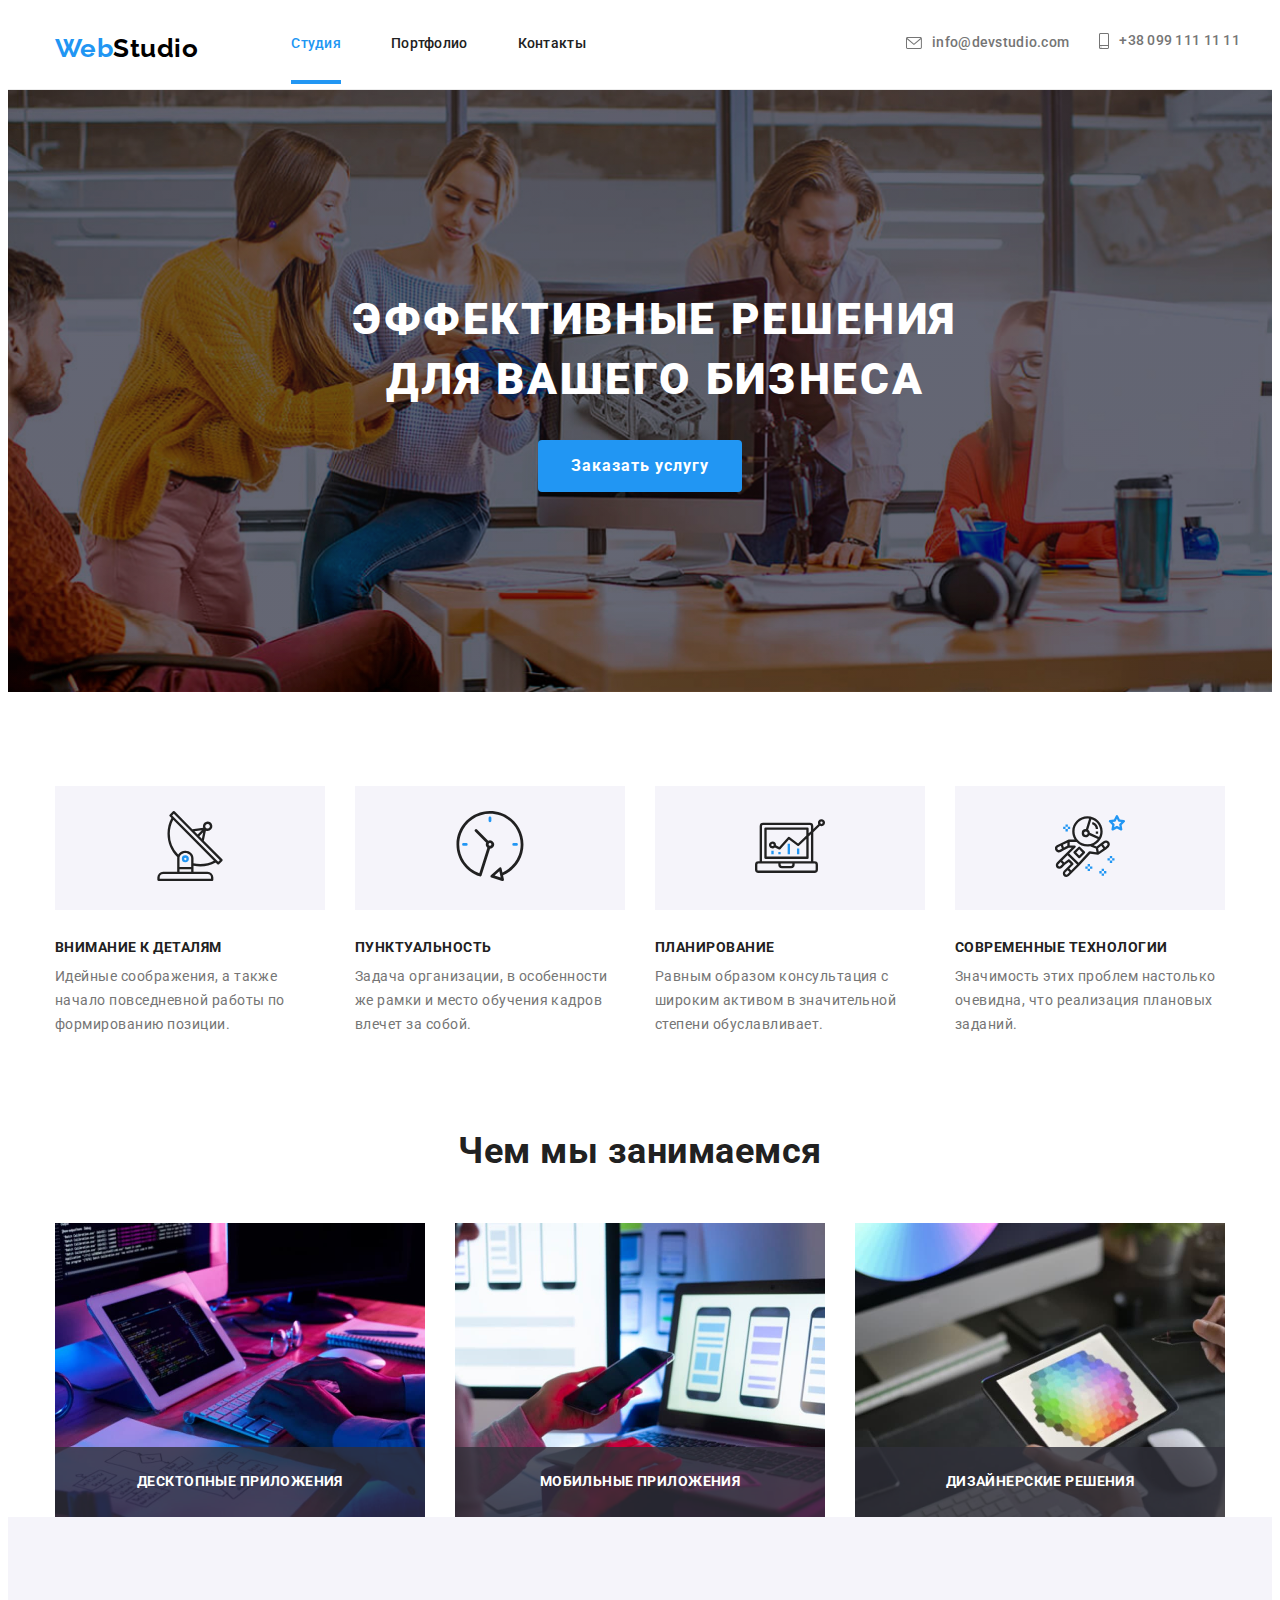
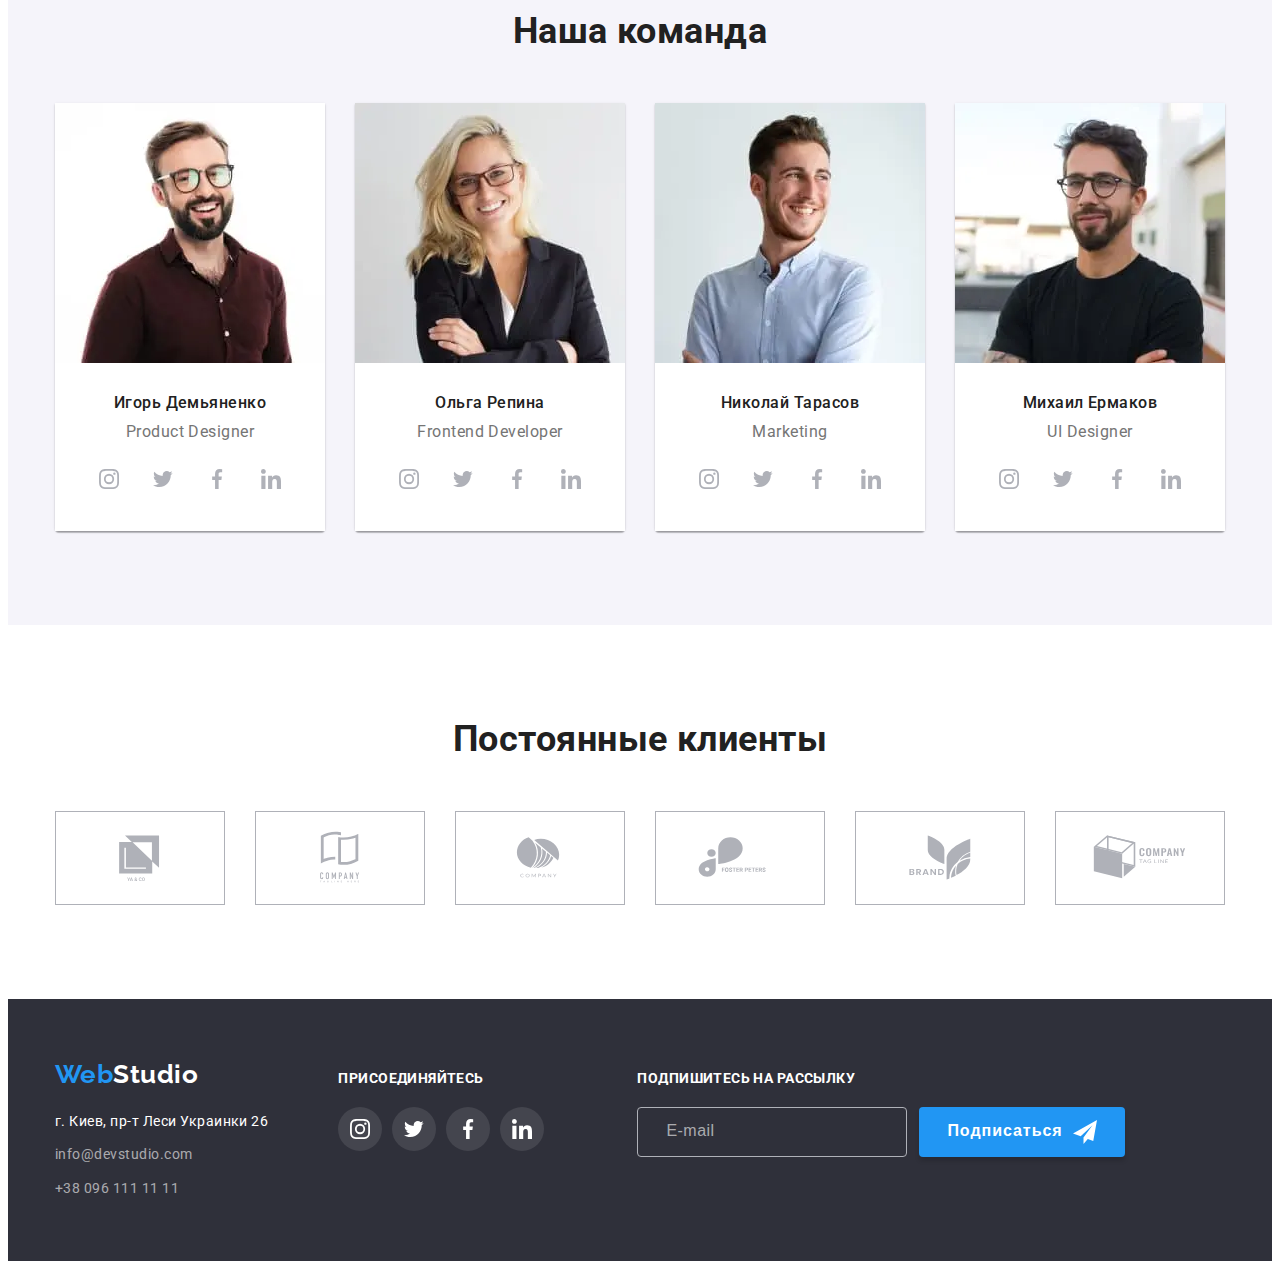
<file: index.html>
<!DOCTYPE html>
<html lang="ru">
<head>
    <meta charset="UTF-8">
    <meta http-equiv="X-UA-Compatible" content="IE=edge">
    <meta name="viewport" content="width=device-width, initial-scale=1.0">
    <title>Document</title>
    <link rel="preconnect" href="https://fonts.googleapis.com">
    <link rel="preconnect" href="https://fonts.gstatic.com" crossorigin>
    <link href="https://fonts.googleapis.com/css2?family=Raleway:wght@700&family=Roboto:wght@400;500;700;900&display=swap" rel="stylesheet">
    <link rel="stylesheet" href="https://cdnjs.cloudflare.com/ajax/libs/modern-normalize/1.1.0/modern-normalize.min.css" integrity="sha512-wpPYUAdjBVSE4KJnH1VR1HeZfpl1ub8YT/NKx4PuQ5NmX2tKuGu6U/JRp5y+Y8XG2tV+wKQpNHVUX03MfMFn9Q==" crossorigin="anonymous" referrerpolicy="no-referrer" />
    <link rel="stylesheet" href="./css/main.min.css">
</head>
<body class="modal-open">
    <header class="header">
        <!-- Меню -->
        <div class="container header__container">
            <nav class="site-nav">  
                <a class="header__logo-text" href="#"><span class="web-word">Web</span>Studio</a>
                <button type="button" class="menu-button" data-menu-button aria-expanded="false" aria-controls="menu-container"><svg width="40" height="40" aria-label="Переключатель мобильного меню">
                <use class="icon-menu" href="./images/icons.svg#icon-menu"></use>
                <use class="icon-close" href="./images/icons.svg#icon-close"></use>
                </svg></button>
                <div class="menu-container" id="menu-container" data-menu>
                    <div class="menu-container__navigation"><ul class="header__links-list">
                        <li class="header__links-list-item"><a class="header__link studio header__link--current"
                                href="./index.html">Студия</a></li>
                        <li class="header__links-list-item"><a class="header__link" href="./portfolio.html">Портфолио</a></li>
                        <li class="header__links-list-item"><a class="header__link contacts" href="#">Контакты</a></li>
                    </ul></div>
                    <div class="menu-container__contacts">
                        <ul class="header__links-list">
                            <li class="header__links-list-item-contacts">
                                <a class="header__contacts email" href="mailto:info@devstudio.com">
                                    <svg class="envelope-icon">
                                        <use href="./images/icons.svg#icon-envelope"></use>
                                    </svg>info@devstudio.com</a>
                            </li>
                            <li class="header__links-list-item-contacts">
                                <a class="header__contacts phone" href="tel:+380991111111">
                                    <svg class="smartphone-icon">
                                        <use href="./images/icons.svg#icon-smartphone"></use>
                                    </svg>+38 099 111 11 11</a>
                            </li>
                        </ul>
                        <ul class="menu-container__social-links">
                            <li class="menu-container__social-link"><a href="#">Instagram</a></li>
                            <li class="menu-container__social-link"><a href="#">Twitter</a></li>
                            <li class="menu-container__social-link"><a href="#">Facebook</a></li>
                            <li class="menu-container__social-link"><a href="#">LinkedIn</a></li>
                        </ul>
                    </div>
                </div>
            </nav>
        </div>
    </header>
    <main>
        <!-- ЭФФЕКТИВНЫЕ РЕШЕНИЯ ДЛЯ ВАШЕГО БИЗНЕСА -->
        <section class="section hero centered">
            <div class="container container__content">
            <h1 class="hero__title container">Эффективные решения <br> для вашего бизнеса</h1>
            <div class="button__container"><button data-modal-open type="button" class="hero__button">Заказать услугу</button></div>
            </div>
            <div class="backdrop is-hidden" data-modal>
                <div class="modal">
                    <button data-modal-close type="button" class="modal__close-button"><svg class="modal__icon">
                            <use href="./images/icons.svg#icon-vector"></use>
                        </svg></button>
                    <form class="modal__window-form js-speaker-form">
                        <p class="modal__window-title">Оставьте свои данные, мы вам перезвоним</p>
                        <div class="modal__box">
                            <label class="modal__window-subtitle" for="user_name">Имя</label>
                            <input class="modal__input" id="user_name" type="text" name="name" placeholder=" ">
                            <svg class="modal__input-icon" width="18" height="18">
                                <use href="./images/icons.svg#icon-person-black"></use>
                            </svg>
                        </div>
                        <div class="modal__box">
                            <label class="modal__window-subtitle" for="user_phone">Телефон</label>
                            <input class="modal__input" id="user_phone" type="tel" name="phone" placeholder=" ">
                            <svg class="modal__input-icon" width="18" height="18">
                                <use href="./images/icons.svg#icon-phone-black"></use>
                            </svg>
                        </div>
                        <div class="modal__box">
                            <label class="modal__window-subtitle" for="user_modal_email">Почта</label>
                            <input class="modal__input" id="user_modal_email" type="email" name="email" placeholder=" ">
                            <svg class="modal__input-icon" width="18" height="18">
                                <use href="./images/icons.svg#icon-email-black"></use>
                            </svg>
                        </div>
                        <div class="modal__box comment">
                            <label class="modal__window-subtitle">Комментарий</label>
                            <textarea class="modal__textarea" placeholder="Введите текст"></textarea>
                        </div>
                        <div class="modal__consent-box">
                            <label class="modal__window-consent">
                                <input class="checkbox" type="checkbox" name="checkbox" />
                                <span class="icon-check-box"></span>Соглашаюсь с рассылкой и принимаю<a class="modal__agreement-link"
                                    href="#"> Условия договора</a>
                            </label>
                        </div>
                        <button class="modal__window-submit-button" type="submit">Отправить</button>
                    </form>
                </div>
            </div>        </section>
        <!-- КАЧЕСТВА -->
        <section class="section section-properties">
            <div class="container">
            <h2 class="visually-hidden">Качества</h2>
            <ul class="properties">
                <li class="properties__item"><div class="properties__icon-box"><svg class="properties__icon"><use href="./images/icons.svg#icon-antenna"></use></svg></div>
                    <h3 class="properties__title">Внимание к деталям</h3>
                    <p class="properties__text">Идейные соображения, а также начало повседневной работы по формированию позиции.</p>
                </li>
                <li class="properties__item"><div class="properties__icon-box"><svg class="properties__icon"><use href="./images/icons.svg#icon-clock"></use></svg></div>
                    <h3 class="properties__title">Пунктуальность</h3>
                    <p class="properties__text">Задача организации, в особенности же рамки и место обучения кадров влечет за собой.</p>
                </li>
                <li class="properties__item"><div class="properties__icon-box"><svg class="properties__icon"><use href="./images/icons.svg#icon-diagram"></use></svg></div>
                    <h3 class="properties__title">Планирование</h3>
                    <p class="properties__text">Равным образом консультация с широким активом в значительной степени обуславливает.</p>
                </li>
                <li class="properties__item"><div class="properties__icon-box"><svg class="properties__icon"><use href="./images/icons.svg#icon-astronaut"></use></svg></div>
                    <h3 class="properties__title">Современные технологии</h3>
                    <p class="properties__text">Значимость этих проблем настолько очевидна, что реализация плановых заданий.</p>
                </li>
            </ul>
            </div>
        </section>
        <!-- Чем мы занимаемся -->
        <section>
            <div class="container reviews">
                <h2 class="section__title">Чем мы занимаемся</h2>
                <ul class="activities-images">
                    <li class="activities-images__item"><img srcset="./images/box1-370.jpg 370w, ./images/box1-740.jpg 740w" src="./images/box1-370.jpg" alt="клавиатура" sizes="(min-width: 1140px) 33vw"><div class="activities-text"><p>Десктопные приложения</p></div></li>
                    <li class="activities-images__item"><img srcset="./images/box2-370.jpg 370w, ./images/box2-740.jpg 740w" src="./images/box2-370.jpg" alt="ноутбук" sizes="(min-width: 1140px) 33vw"><div class="activities-text"><p>Мобильные приложения</p></div></li>
                    <li class="activities-images__item"><img srcset="./images/box3-370.jpg 370w, ./images/box3-740.jpg 740w" src="./images/box3-370.jpg" alt="тачпад" sizes="(min-width: 1140px) 33vw"><div class="activities-text"><p>Дизайнерские решения</p></div></li>
                </ul>
            </div>
        </section>
        <!-- Наша команда -->
        <section class="section our-team centered">
            <div class="container">
                <h2 class="section__title">Наша команда</h2>
                <ul class="our-team__item">
                    <li class="our-team__image">
                        <picture>
                            <source media="(min-width: 1200px)" srcset="./images/team_card_1-desktop.webp 1x, ./images/team_card_1-desktop@2x.webp 2x" type="image/webp">
                            <source media="(min-width: 768px)" srcset="./images/team_card_1-tablet.webp 1x, ./images/team_card_1-tablet@2x.webp 2x" type="image/webp">
                            <source media="(max-width: 767px)" srcset="./images/team_card_1-mobile.webp 1x, ./images/team_card_1-mobile@2x.webp 2x" type="image/webp">
                            <img src="./images/team_card_1-desktop.webp" alt="Игорь Демьяненко">
                        </picture>
                        <div class="our-team__image-description centered"><h3 class="our-team__title">Игорь Демьяненко</h3>
                        <p class="our-team__text">Product Designer</p>
                        <ul class="social-media-icons">
                            <li class="social-media-icons__item"><a class="social-media-icons__link" href="#"><svg class="social-icon"><use href="./images/icons.svg#icon-instagram"></use></svg></a></li>
                            <li class="social-media-icons__item"><a class="social-media-icons__link" href="#"><svg class="social-icon"><use href="./images/icons.svg#icon-twitter"></use></svg></a></li>
                            <li class="social-media-icons__item"><a class="social-media-icons__link" href="#"><svg class="social-icon"><use href="./images/icons.svg#icon-facebook"></use></svg></a></li>
                            <li class="social-media-icons__item"><a class="social-media-icons__link" href="#"><svg class="social-icon"><use href="./images/icons.svg#icon-linkedin"></use></svg></a></li>
                        </ul></div>
                    </li>
                    <li class="our-team__image">
                        <picture>
                            <source media="(min-width: 1200px)" srcset="./images/team_card_2-desktop.webp 1x, ./images/team_card_2-desktop@2x.webp 2x" type="image/webp">
                            <source media="(min-width: 768px)" srcset="./images/team_card_2-tablet.webp 1x, ./images/team_card_2-tablet@2x.webp 2x" type="image/webp">
                            <source media="(max-width: 767px)" srcset="./images/team_card_2-mobile.webp 1x, ./images/team_card_2-mobile@2x.webp 2x" type="image/webp">
                            <img src="./images/team_card_2-desktop.webp" alt="Игорь Демьяненко">
                        </picture>
                        <div class="our-team__image-description centered"><h3 class="our-team__title">Ольга Репина</h3>
                        <p class="our-team__text">Frontend Developer</p>
                        <ul class="social-media-icons">
                            <li class="social-media-icons__item"><a class="social-media-icons__link" href="#"><svg class="social-icon"><use href="./images/icons.svg#icon-instagram"></use></svg></a></li>
                            <li class="social-media-icons__item"><a class="social-media-icons__link" href="#"><svg class="social-icon"><use href="./images/icons.svg#icon-twitter"></use></svg></a></li>
                            <li class="social-media-icons__item"><a class="social-media-icons__link" href="#"><svg class="social-icon"><use href="./images/icons.svg#icon-facebook"></use></svg></a></li>
                            <li class="social-media-icons__item"><a class="social-media-icons__link" href="#"><svg class="social-icon"><use href="./images/icons.svg#icon-linkedin"></use></svg></a></li>
                        </ul></div>
                    </li>
                    <li class="our-team__image">
                        <picture>
                            <source media="(min-width: 1200px)" srcset="./images/team_card_3-desktop.webp 1x, ./images/team_card_3-desktop@2x.webp 2x" type="image/webp">
                            <source media="(min-width: 768px)" srcset="./images/team_card_3-tablet.webp 1x, ./images/team_card_3-tablet@2x.webp 2x" type="image/webp">
                            <source media="(max-width: 767px)" srcset="./images/team_card_3-mobile.webp 1x, ./images/team_card_3-mobile@2x.webp 2x" type="image/webp">
                            <img src="./images/team_card_3-desktop.webp" alt="Игорь Демьяненко">
                        </picture>
                        <div class="our-team__image-description centered"><h3 class="our-team__title">Николай Тарасов</h3>
                        <p class="our-team__text">Marketing</p>
                        <ul class="social-media-icons">
                            <li class="social-media-icons__item"><a class="social-media-icons__link" href="#"><svg class="social-icon"><use href="./images/icons.svg#icon-instagram"></use></svg></a></li>
                            <li class="social-media-icons__item"><a class="social-media-icons__link" href="#"><svg class="social-icon"><use href="./images/icons.svg#icon-twitter"></use></svg></a></li>
                            <li class="social-media-icons__item"><a class="social-media-icons__link" href="#"><svg class="social-icon"><use href="./images/icons.svg#icon-facebook"></use></svg></a></li>
                            <li class="social-media-icons__item"><a class="social-media-icons__link" href="#"><svg class="social-icon"><use href="./images/icons.svg#icon-linkedin"></use></svg></a></li>
                        </ul></div>
                    </li>
                    <li class="our-team__image">
                        <picture>
                            <source media="(min-width: 1200px)" srcset="./images/team_card_4-desktop.webp 1x, ./images/team_card_4-desktop@2x.webp 2x" type="image/webp">
                            <source media="(min-width: 768px)" srcset="./images/team_card_4-tablet.webp 1x, ./images/team_card_4-tablet@2x.webp 2x" type="image/webp">
                            <source media="(max-width: 767px)" srcset="./images/team_card_4-mobile.webp 1x, ./images/team_card_4-mobile@2x.webp 2x" type="image/webp">
                            <img src="./images/team_card_4-desktop.webp" alt="Игорь Демьяненко">
                        </picture>
                        <div class="our-team__image-description centered"><h3 class="our-team__title">Михаил Ермаков</h3>
                        <p class="our-team__text">UI Designer</p>
                        <ul class="social-media-icons">
                            <li class="social-media-icons__item"><a class="social-media-icons__link" href="#"><svg class="social-icon"><use href="./images/icons.svg#icon-instagram"></use></svg></a></li>
                            <li class="social-media-icons__item"><a class="social-media-icons__link" href="#"><svg class="social-icon"><use href="./images/icons.svg#icon-twitter"></use></svg></a></li>
                            <li class="social-media-icons__item"><a class="social-media-icons__link" href="#"><svg class="social-icon"><use href="./images/icons.svg#icon-facebook"></use></svg></a></li>
                            <li class="social-media-icons__item"><a class="social-media-icons__link" href="#"><svg class="social-icon"><use href="./images/icons.svg#icon-linkedin"></use></svg></a></li>
                        </ul></div>
                    </li>
                </ul>
            </div>
        </section>
        <section class="section">
            <div class="container">
                <h2 class="section__title">Постоянные клиенты</h2>
                <ul class="clients-item">
                    <li class="clients-item__client-box"><a class="clients-item__client-link" href=""><svg class="clients-item__client-logo" width="106" height="60"><use href="./images/icons.svg#icon-yaco"></use></svg></a></li>
                    <li class="clients-item__client-box"><a class="clients-item__client-link" href=""><svg class="clients-item__client-logo" width="106" height="60"><use href="./images/icons.svg#icon-company1"></use></svg></a></li>
                    <li class="clients-item__client-box"><a class="clients-item__client-link" href=""><svg class="clients-item__client-logo" width="106" height="60"><use href="./images/icons.svg#icon-company2"></use></svg></a></li>
                    <li class="clients-item__client-box"><a class="clients-item__client-link" href=""><svg class="clients-item__client-logo" width="106" height="60"><use href="./images/icons.svg#icon-foster_peters"></use></svg></a></li>
                    <li class="clients-item__client-box"><a class="clients-item__client-link" href=""><svg class="clients-item__client-logo" width="106" height="60"><use href="./images/icons.svg#icon-brand"></use></svg></a></li>
                    <li class="clients-item__client-box"><a class="clients-item__client-link" href=""><svg class="clients-item__client-logo" width="106" height="60"><use href="./images/icons.svg#icon-company3"></use></svg></a></li>
                </ul>
            </div>
        </section>
    </main>
    <footer class="centered">
        <div class="container footer__container">
            <!-- Контакты -->
            <div class="footer__main-info"><a class="footer__logo-text" href="#"><span class="web-word">Web</span>Studio</a>
                <address>
                    <ul>
                        <li class="footer__info-item"><a class="footer__address" href="https://goo.gl/maps/PEtUD6FRup9HMeJw8" target="_blank" rel="noreferrer noopener">г. Киев, пр-т Леси Украинки 26</a></li>
                        <li class="footer__info-item"><a class="footer__contacts" href="mailto:info@devstudio.com">info@devstudio.com</a></li>
                        <li class="footer__info-item"><a class="footer__contacts" href="tel:+380961111111">+38 096 111 11 11</a></li>
                    </ul>
                </address>
            </div>    
            <div class="footer__social-media-box">
                <h2 class="footer__social-media-title">присоединяйтесь</h2>
                <ul class="footer__social-media-icons">
                    <li><a class="footer__social-media-icons-link" href="#"><svg class="footer__social-icon"><use href="./images/icons.svg#icon-instagram"></use></svg></a></li>
                    <li><a class="footer__social-media-icons-link" href="#"><svg class="footer__social-icon"><use href="./images/icons.svg#icon-twitter"></use></svg></a></li>
                    <li><a class="footer__social-media-icons-link" href="#"><svg class="footer__social-icon"><use href="./images/icons.svg#icon-facebook"></use></svg></a></li>
                    <li><a class="footer__social-media-icons-link" href="#"><svg class="footer__social-icon"><use href="./images/icons.svg#icon-linkedin"></use></svg></a></li>
                </ul>
            </div>
            <div class="footer__form">
                <form>
                    <label for="user_email" class="footer__form-title">Подпишитесь на рассылку</label>
                    <div class="footer__form-box"><input type="email" name="email" id="user_email" placeholder="E-mail">
                        <button class="footer__submit-button" type="submit"><span class="footer__submit-button-text">Подписаться</span><svg class="footer__submit-button-icon" width="24" height="24"><use href="./images/icons.svg#icon-icon-send"></use></svg></button></div>
                </form>
            </div>
        </div>
    </footer>
    <script src="./js/mobile-menu.js"></script>
    <script src="./js/modal.js"></script>
</body>
</html>
</file>
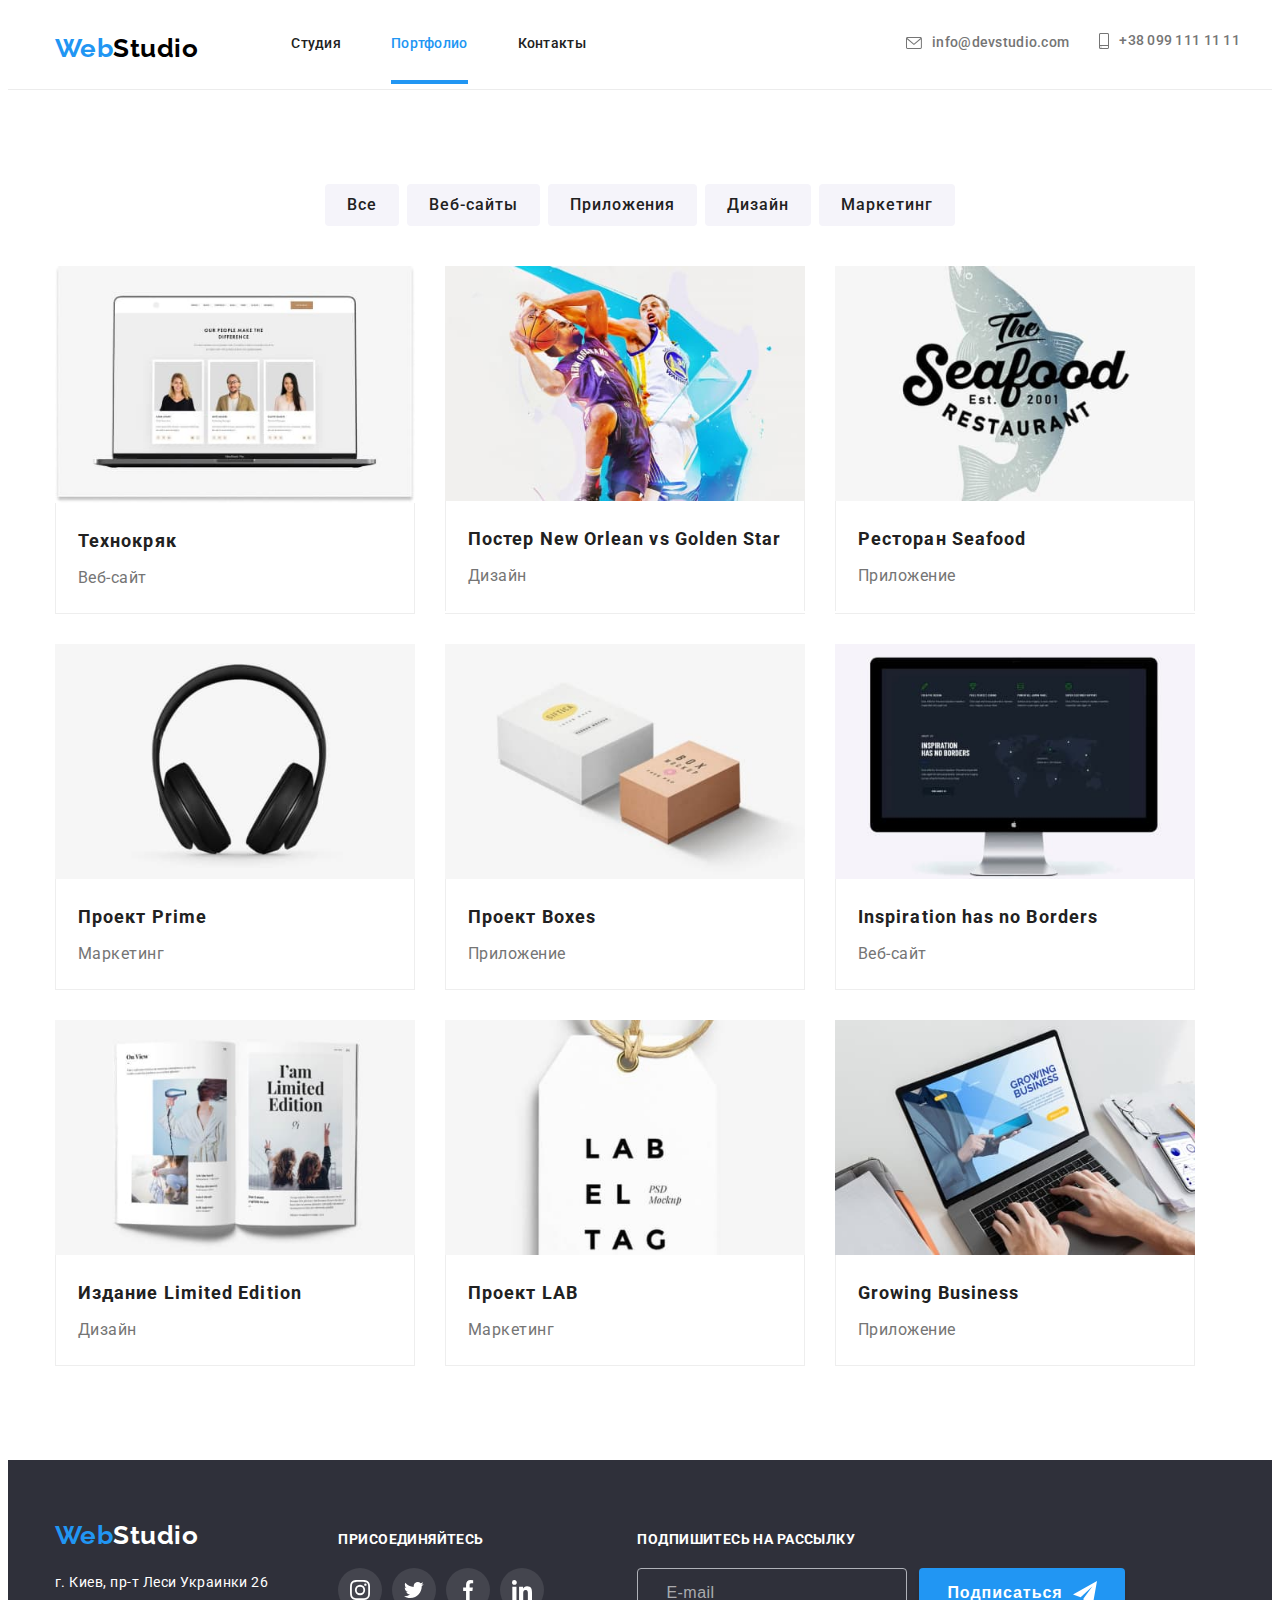
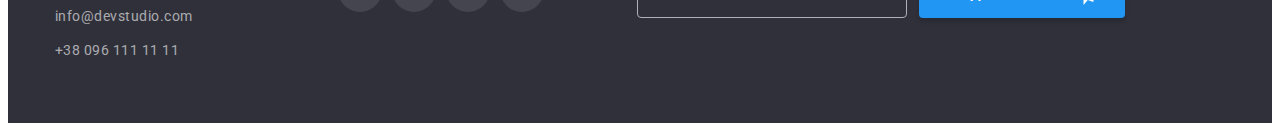
<file: portfolio.html>
<!DOCTYPE html>
<html lang="ru">
<head>
    <meta charset="UTF-8">
    <meta http-equiv="X-UA-Compatible" content="IE=edge">
    <meta name="viewport" content="width=device-width, initial-scale=1.0">
    <title>Document1</title>
    <link rel="preconnect" href="https://fonts.googleapis.com">
    <link rel="preconnect" href="https://fonts.gstatic.com" crossorigin>
    <link href="https://fonts.googleapis.com/css2?family=Raleway:wght@700&family=Roboto:wght@400;500;700;900&display=swap" rel="stylesheet">
    <link rel="stylesheet" href="https://cdnjs.cloudflare.com/ajax/libs/modern-normalize/1.1.0/modern-normalize.min.css" integrity="sha512-wpPYUAdjBVSE4KJnH1VR1HeZfpl1ub8YT/NKx4PuQ5NmX2tKuGu6U/JRp5y+Y8XG2tV+wKQpNHVUX03MfMFn9Q==" crossorigin="anonymous" referrerpolicy="no-referrer" />
    <link rel="stylesheet" href="./css/main.min.css">
</head>
<body class="modal-open">
<header class="header">
    <!-- Меню -->
    <div class="container header__container">
        <nav class="site-nav">
            <a class="header__logo-text" href="#"><span class="web-word">Web</span>Studio</a>
            <button type="button" class="menu-button is-open" data-menu-button aria-expanded="false"
                aria-controls="menu-container"><svg width="40" height="40" aria-label="Переключатель мобильного меню">
                    <use class="icon-close" href="./images/icons.svg#icon-close"></use>
                    <use class="icon-menu" href="./images/icons.svg#icon-menu"></use>
                </svg></button>
            <div class="menu-container is-open" id="menu-container" data-menu>
                <div class="menu-container__navigation">
                    <ul class="header__links-list">
                        <li class="header__links-list-item"><a class="header__link studio"
                                href="./index.html">Студия</a></li>
                        <li class="header__links-list-item"><a class="header__link header__link--current"
                                href="./portfolio.html">Портфолио</a></li>
                        <li class="header__links-list-item"><a class="header__link contacts" href="#">Контакты</a></li>
                    </ul>
                </div>
                <div class="menu-container__contacts">
                    <ul class="header__links-list">
                        <li class="header__links-list-item-contacts">
                            <a class="header__contacts email" href="mailto:info@devstudio.com">
                                <svg class="envelope-icon">
                                    <use href="./images/icons.svg#icon-envelope"></use>
                                </svg>info@devstudio.com</a>
                        </li>
                        <li class="header__links-list-item-contacts">
                            <a class="header__contacts phone" href="tel:+380991111111">
                                <svg class="smartphone-icon">
                                    <use href="./images/icons.svg#icon-smartphone"></use>
                                </svg>+38 099 111 11 11</a>
                        </li>
                    </ul>
                    <ul class="menu-container__social-links">
                        <li class="menu-container__social-link"><a href="#">Instagram</a></li>
                        <li class="menu-container__social-link"><a href="#">Twitter</a></li>
                        <li class="menu-container__social-link"><a href="#">Facebook</a></li>
                        <li class="menu-container__social-link"><a href="#">LinkedIn</a></li>
                    </ul>
                </div>
            </div>
        </nav>
    </div>
</header>
    <main>
        <!-- Portfolio -->
        <section class="section">
            <div class="container">
                <h1 class="visually-hidden">Портфолио</h1>
                <ul class="portfolio__button-list">
                    <li><button type="button" class="portfolio__button">Все</button></li>
                    <li><button type="button" class="portfolio__button">Веб-сайты</button></li>
                    <li><button type="button" class="portfolio__button">Приложения</button></li>
                    <li><button type="button" class="portfolio__button">Дизайн</button></li>
                    <li><button type="button" class="portfolio__button">Маркетинг</button></li>
                </ul>
                <ul class="portfolio">
                    <li class="portfolio__item"><a class="portfolio__item-link" href="#"><div class="portfolio__image"><img srcset="./images/img_hw2_1-458.jpg 458w, ./images/img_hw2_1-916.jpg 916w" src="./images/img_hw2_1-458.jpg" alt="Ноутбук" sizes="(min-width: 1140px) 33vw, (min-width: 768px) 50vw, 100vw">
                        <div class="portfolio__overlay"><p class="portfolio__overlay-text">Технокряк это современная площадка распространения коронавируса. Компании используют эту платформу для цифрового шпионажа и атак на защищённые сервера конкурентов.</p></div></div>
                        <div class="portfolio__description"><h3 class="portfolio__title">Технокряк</h3>
                        <p class="portfolio__text">Веб-сайт</p></div></a></li>
                    <li class="portfolio__item"><a class="portfolio__item-link" href="#"><div class="portfolio__image"><img srcset="./images/img_hw2_2-458.jpg 458w, ./images/img_hw2_2-916.jpg 916w" src="./images/img_hw2_2-458.jpg" alt="Баскетбол" sizes="(min-width: 1140px) 33vw, (min-width: 768px) 50vw, 100vw">
                        <div class="portfolio__overlay"><p class="portfolio__overlay-text">Технокряк это современная площадка распространения коронавируса. Компании используют эту платформу для цифрового шпионажа и атак на защищённые сервера конкурентов.</p></div></div>
                        <div class="portfolio__description"><h3 class="portfolio__title">Постер <span lang="en">New Orlean vs Golden Star</span></h3>
                        <p class="portfolio__text">Дизайн</p></div></a></li>
                    <li class="portfolio__item"><a class="portfolio__item-link" href="#"><div class="portfolio__image"><img srcset="./images/img_hw2_3-458.jpg 458w, ./images/img_hw2_3-916.jpg 916w" src="./images/img_hw2_3-458.jpg" alt="Логотип ресторана Seafood" sizes="(min-width: 1140px) 33vw, (min-width: 768px) 50vw, 100vw">
                        <div class="portfolio__overlay"><p class="portfolio__overlay-text">Технокряк это современная площадка распространения коронавируса. Компании используют эту платформу для цифрового шпионажа и атак на защищённые сервера конкурентов.</p></div></div>
                        <div class="portfolio__description"><h3 class="portfolio__title">Ресторан <span lang="en">Seafood</span></h3>
                        <p class="portfolio__text">Приложение</p></div></a></li>
                    <li class="portfolio__item"><a class="portfolio__item-link" href="#"><div class="portfolio__image"><img srcset="./images/img_hw2_4-458.jpg 458w, ./images/img_hw2_4-916.jpg 916w" src="./images/img_hw2_4-458.jpg" alt="Наушники" sizes="(min-width: 1140px) 33vw, (min-width: 768px) 50vw, 100vw">
                        <div class="portfolio__overlay"><p class="portfolio__overlay-text">Технокряк это современная площадка распространения коронавируса. Компании используют эту платформу для цифрового шпионажа и атак на защищённые сервера конкурентов.</p></div></div>
                        <div class="portfolio__description"><h3 class="portfolio__title">Проект <span lang="en">Prime</span></h3>
                        <p class="portfolio__text">Маркетинг</p></div></a></li>
                    <li class="portfolio__item"><a class="portfolio__item-link" href="#"><div class="portfolio__image"><img srcset="./images/img_hw2_5-458.jpg 458w, ./images/img_hw2_5-916.jpg 916w" src="./images/img_hw2_5-458.jpg" alt="2 коробки" sizes="(min-width: 1140px) 33vw, (min-width: 768px) 50vw, 100vw">
                        <div class="portfolio__overlay"><p class="portfolio__overlay-text">Технокряк это современная площадка распространения коронавируса. Компании используют эту платформу для цифрового шпионажа и атак на защищённые сервера конкурентов.</p></div></div>
                        <div class="portfolio__description"><h3 class="portfolio__title">Проект <span lang="en">Boxes</span></h3>
                        <p class="portfolio__text">Приложение</p></div></a></li>
                    <li class="portfolio__item"><a class="portfolio__item-link" href="#"><div class="portfolio__image"><img srcset="./images/img_hw2_6-458.jpg 458w, ./images/img_hw2_6-916.jpg 916w" src="./images/img_hw2_6-458.jpg" alt="Дисплей" sizes="(min-width: 1140px) 33vw, (min-width: 768px) 50vw, 100vw">
                        <div class="portfolio__overlay"><p class="portfolio__overlay-text">Технокряк это современная площадка распространения коронавируса. Компании используют эту платформу для цифрового шпионажа и атак на защищённые сервера конкурентов.</p></div></div>
                        <div class="portfolio__description"><h3 class="portfolio__title"><span lang="en">Inspiration has no Borders</span></h3>
                        <p class="portfolio__text">Веб-сайт</p></div></a></li>
                    <li class="portfolio__item"><a class="portfolio__item-link" href="#"><div class="portfolio__image"><img srcset="./images/img_hw2_7-458.jpg 458w, ./images/img_hw2_7-916.jpg 916w" src="./images/img_hw2_7-458.jpg" alt="Книга" sizes="(min-width: 1140px) 33vw, (min-width: 768px) 50vw, 100vw">
                        <div class="portfolio__overlay"><p class="portfolio__overlay-text">Технокряк это современная площадка распространения коронавируса. Компании используют эту платформу для цифрового шпионажа и атак на защищённые сервера конкурентов.</p></div></div>
                        <div class="portfolio__description"><h3 class="portfolio__title">Издание <span lang="en">Limited Edition</span></h3>
                        <p class="portfolio__text">Дизайн</p></div></a></li>
                    <li class="portfolio__item"><a class="portfolio__item-link" href="#"><div class="portfolio__image"><img srcset="./images/img_hw2_8-458.jpg 458w, ./images/img_hw2_8-916.jpg 916w" src="./images/img_hw2_8-458.jpg" alt="Бирка" sizes="(min-width: 1140px) 33vw, (min-width: 768px) 50vw, 100vw">
                        <div class="portfolio__overlay"><p class="portfolio__overlay-text">Технокряк это современная площадка распространения коронавируса. Компании используют эту платформу для цифрового шпионажа и атак на защищённые сервера конкурентов.</p></div></div>
                        <div class="portfolio__description"><h3 class="portfolio__title">Проект <span lang="en">LAB</span></h3>
                        <p class="portfolio__text">Маркетинг</p></div></a></li>
                    <li class="portfolio__item"><a class="portfolio__item-link" href="#"><div class="portfolio__image"><img srcset="./images/img_hw2_9-458.jpg 458w, ./images/img_hw2_9-916.jpg 916w" src="./images/img_hw2_9-458.jpg" alt="Работа на ноутбуке" sizes="(min-width: 1140px) 33vw, (min-width: 768px) 50vw, 100vw">
                        <div class="portfolio__overlay"><p class="portfolio__overlay-text">Технокряк это современная площадка распространения коронавируса. Компании используют эту платформу для цифрового шпионажа и атак на защищённые сервера конкурентов.</p></div></div>
                        <div class="portfolio__description"><h3 class="portfolio__title"><span lang="en">Growing Business</span></h3>
                        <p class="portfolio__text">Приложение</p></div></a></li>
                </ul>
            </div>
        </section>
    </main>
    <footer class="centered">
    <div class="container footer__container">
        <!-- Контакты -->
        <div class="footer__main-info"><a class="footer__logo-text" href="#"><span class="web-word">Web</span>Studio</a>
            <address>
                <ul>
                    <li class="footer__info-item"><a class="footer__address"
                            href="https://goo.gl/maps/PEtUD6FRup9HMeJw8" target="_blank" rel="noreferrer noopener">г.
                            Киев, пр-т Леси Украинки 26</a></li>
                    <li class="footer__info-item"><a class="footer__contacts"
                            href="mailto:info@devstudio.com">info@devstudio.com</a></li>
                    <li class="footer__info-item"><a class="footer__contacts" href="tel:+380961111111">+38 096 111 11
                            11</a></li>
                </ul>
            </address>
        </div>
        <div class="footer__social-media-box">
            <h2 class="footer__social-media-title">присоединяйтесь</h2>
            <ul class="footer__social-media-icons">
                <li><a class="footer__social-media-icons-link" href="#"><svg class="footer__social-icon">
                            <use href="./images/icons.svg#icon-instagram"></use>
                        </svg></a></li>
                <li><a class="footer__social-media-icons-link" href="#"><svg class="footer__social-icon">
                            <use href="./images/icons.svg#icon-twitter"></use>
                        </svg></a></li>
                <li><a class="footer__social-media-icons-link" href="#"><svg class="footer__social-icon">
                            <use href="./images/icons.svg#icon-facebook"></use>
                        </svg></a></li>
                <li><a class="footer__social-media-icons-link" href="#"><svg class="footer__social-icon">
                            <use href="./images/icons.svg#icon-linkedin"></use>
                        </svg></a></li>
            </ul>
        </div>
        <div class="footer__form">
            <form>
                <label for="user_email" class="footer__form-title">Подпишитесь на рассылку</label>
                <div class="footer__form-box"><input type="email" name="email" id="user_email" placeholder="E-mail">
                    <button class="footer__submit-button" type="submit"><span
                            class="footer__submit-button-text">Подписаться</span><svg class="footer__submit-button-icon"
                            width="24" height="24">
                            <use href="./images/icons.svg#icon-icon-send"></use>
                        </svg></button>
                </div>
            </form>
        </div>
    </div>
</footer>
<script src="./js/mobile-menu.js"></script>
</body>
</html>
</file>
<file: css/main.min.css>
body{font-family:Roboto,sans-serif;letter-spacing:.03em;background-color:#fff;color:#757575}body.modal-open{overflow:hidden}html{-webkit-box-sizing:border-box;box-sizing:border-box}@media screen and (min-width: 320px){html{overflow-x:hidden;min-width:320px}}*,*::before,*::after{-webkit-box-sizing:inherit;box-sizing:inherit}h1,h2,h3,h4,h5,h6,p,ul{margin-top:0px;margin-bottom:0px;padding-left:0px}a:hover,a:focus{color:#2196f3}a{text-decoration:none}ul{list-style:none}img{display:block;max-width:100%;height:auto}.visually-hidden{position:absolute;width:1px;height:1px;margin:-1px;border:0;padding:0;white-space:nowrap;-webkit-clip-path:inset(100%);clip-path:inset(100%);clip:rect(0 0 0 0);overflow:hidden}.section{padding-top:94px;padding-bottom:94px}.section__title{margin-bottom:50px;font-weight:700;font-size:36px;line-height:1.16;text-align:center;letter-spacing:inherit;color:#212121}input{height:50px;background-color:transparent;border-radius:4px;border:1px solid #afb1b8;padding:10px 28px;cursor:pointer}input:focus,input:hover{border-color:#2196f3}input::-webkit-input-placeholder{font-weight:normal;font-size:16px;line-height:1.25;-webkit-box-align:center;align-items:center;letter-spacing:.03em;color:rgba(255,255,255,.6)}input::-moz-placeholder{font-weight:normal;font-size:16px;line-height:1.25;align-items:center;letter-spacing:.03em;color:rgba(255,255,255,.6)}input:-ms-input-placeholder{font-weight:normal;font-size:16px;line-height:1.25;-ms-flex-align:center;align-items:center;letter-spacing:.03em;color:rgba(255,255,255,.6)}input::-ms-input-placeholder{font-weight:normal;font-size:16px;line-height:1.25;-ms-flex-align:center;align-items:center;letter-spacing:.03em;color:rgba(255,255,255,.6)}input::placeholder{font-weight:normal;font-size:16px;line-height:1.25;-webkit-box-align:center;-ms-flex-align:center;align-items:center;letter-spacing:.03em;color:rgba(255,255,255,.6)}textarea:focus,textarea:hover{border-color:#2196f3;cursor:pointer}.container{width:100%;margin:0 auto;padding:0 15px}@media screen and (min-width: 480px){.container{width:480px}}@media screen and (min-width: 768px){.container{width:768px}}@media screen and (min-width: 1200px){.container{width:1200px}}.our-team__text,.our-team__title{font-weight:500;font-size:16px;line-height:1.19;text-align:center;letter-spacing:inherit;color:#212121}.our-team__title{margin-bottom:10px}.our-team__text{font-weight:400;color:inherit;margin-bottom:16px}.header__logo-text{font-family:Raleway,sans-serif;font-weight:700;font-size:26px;line-height:1.19;letter-spacing:inherit;color:#000;-webkit-transition:color 250ms cubic-bezier(0.4, 0, 0.2, 1);transition:color 250ms cubic-bezier(0.4, 0, 0.2, 1)}@media screen and (min-width: 768px){.header__logo-text{margin-right:93px}}.web-word{color:#2196f3}.menu-button{display:-webkit-inline-box;display:-ms-inline-flexbox;display:inline-flex;margin:0;padding:0;border:none;background-color:transparent;cursor:pointer;position:absolute;top:-5px;right:-20px;z-index:20}.menu-button:hover,.menu-button:focus{fill:#2196f3}@media screen and (min-width: 768px){.menu-button{display:none}}.menu-button .icon-close{display:none}.menu-button.is-open .icon-close{display:block}.menu-button.is-open .icon-menu{display:none}@media screen and (max-width: 767px){.menu-container{display:none;position:fixed;top:100%;left:0;width:100%;height:100vh;padding:48px 40px;background-color:#fff}.menu-container.is-open{display:-webkit-box;display:-ms-flexbox;display:flex;-webkit-box-orient:vertical;-webkit-box-direction:normal;-ms-flex-direction:column;flex-direction:column;-webkit-box-pack:justify;-ms-flex-pack:justify;justify-content:space-between;top:0;left:0;z-index:10}}@media screen and (min-width: 768px){.menu-container{display:-webkit-box;display:-ms-flexbox;display:flex;-ms-flex-pack:distribute;justify-content:space-around}.menu-container .header__links-list-item{display:-webkit-inline-box;display:-ms-inline-flexbox;display:inline-flex;-ms-flex-pack:distribute;justify-content:space-around}}@media screen and (min-width: 768px)and (max-width: 1199px){.menu-container__contacts{position:absolute;top:-10px;right:-60px}}@media screen and (min-width: 1200px){.menu-container__contacts{position:absolute;top:0;right:0}}.header{border-bottom:1px solid #ececec;padding-top:25px;padding-bottom:25px}.header__container{position:relative;display:-webkit-box;display:-ms-flexbox;display:flex;-webkit-box-pack:justify;-ms-flex-pack:justify;justify-content:space-between}.site-nav{display:-webkit-inline-box;display:-ms-inline-flexbox;display:inline-flex;-webkit-box-pack:justify;-ms-flex-pack:justify;justify-content:space-between}.header__link.header__link--current{color:#2196f3}@media screen and (min-width: 1200px){.header__links-list{display:-webkit-inline-box;display:-ms-inline-flexbox;display:inline-flex;-webkit-box-pack:justify;-ms-flex-pack:justify;justify-content:space-between;-webkit-box-align:center;-ms-flex-align:center;align-items:center}}@media screen and (max-width: 767px){.header__links-list-item:not(:last-child){margin-bottom:32px}}@media screen and (min-width: 768px){.header__links-list-item:not(:last-child){margin-right:50px}}.smartphone-icon,.envelope-icon{margin-right:10px;fill:currentColor}@media screen and (max-width: 767px){.header-link{display:block;font-weight:500;font-size:40px;line-height:1.18;text-align:center;letter-spacing:.02em}}@media screen and (min-width: 768px){.header__link,.header__contacts{display:-webkit-inline-box;display:-ms-inline-flexbox;display:inline-flex;-webkit-box-align:center;-ms-flex-align:center;align-items:center;font-weight:500;font-size:14px;line-height:1.14;letter-spacing:.02em;color:#212121;-webkit-transition:color 250ms cubic-bezier(0.4, 0, 0.2, 1);transition:color 250ms cubic-bezier(0.4, 0, 0.2, 1)}}@media screen and (max-width: 767px){.header__contacts{font-weight:500;font-size:34px;line-height:1.18;letter-spacing:.02em;color:#212121}.header__contacts.email{font-size:24px;line-height:1.17}}@media screen and (max-width: 767px){.header__link{font-weight:500;font-size:40px;line-height:1.18;letter-spacing:.02em;color:#212121}}@media screen and (min-width: 768px){.header__link--current{position:relative}.header__link--current::after{display:block;bottom:-32px;content:"";height:4px;width:100%;background-color:#2196f3;position:absolute}}@media screen and (max-width: 767px){.header__links-list-item-contacts:not(:last-child){margin-bottom:32px}}@media screen and (min-width: 768px)and (max-width: 1199px){.header__links-list-item-contacts:not(:last-child){margin-bottom:10px}}@media screen and (min-width: 1200px){.header__links-list-item-contacts:not(:last-child){margin-right:30px}}@media screen and (max-width: 767px){.header__links-list-item-contacts:last-child{margin-bottom:64px}}.header__contacts{color:inherit}.envelope-icon{width:16px;height:12px}.smartphone-icon{width:10px;height:16px}@media screen and (max-width: 767px){.menu-container__social-links{display:-webkit-inline-box;display:-ms-inline-flexbox;display:inline-flex}}@media screen and (min-width: 768px){.menu-container__social-links{display:none}}.menu-container__social-link:not(:last-child){margin-right:20px;position:relative}.menu-container__social-link:not(:last-child)::after{position:absolute;display:-webkit-box;display:-ms-flexbox;display:flex;content:"";width:22px;height:0px;border:1px solid rgba(33,33,33,.2);-webkit-transform:rotate(90deg);transform:rotate(90deg);right:-20px;top:10px}.menu-container__social-link a{font-weight:500;font-size:18px;line-height:1.22;letter-spacing:.02em;color:#2196f3;cursor:pointer}@media screen and (max-width: 479px){.hero{padding-top:118px;padding-bottom:118px;text-align:center;background-image:-webkit-gradient(linear, left top, left bottom, from(rgba(47, 48, 58, 0.4)), to(rgba(0, 0, 0, 0.25))),url("../images/bg_hero_image-480.jpg");background-image:linear-gradient(rgba(47, 48, 58, 0.4), rgba(0, 0, 0, 0.25)),url("../images/bg_hero_image-480.jpg");background-color:rgba(47,48,58,.4);background-size:cover;background-position:center;background-repeat:no-repeat}}@media screen and (max-width: 479px)and (min-device-pixel-ratio: 2),screen and (max-width: 479px)and (-webkit-min-device-pixel-ratio: 2),screen and (max-width: 479px)and (min-resolution: 192dpi),screen and (max-width: 479px)and (min-resolution: 2dppx){.hero .hero{background-image:url("../images/bg_hero_image-960.jpg")}}@media screen and (min-width: 480px)and (max-width: 767px){.hero{padding-top:118px;padding-bottom:118px;text-align:center;background-image:-webkit-gradient(linear, left top, left bottom, from(rgba(47, 48, 58, 0.4)), to(rgba(0, 0, 0, 0.25))),url("../images/bg_hero_image-768.jpg");background-image:linear-gradient(rgba(47, 48, 58, 0.4), rgba(0, 0, 0, 0.25)),url("../images/bg_hero_image-768.jpg");background-color:rgba(47,48,58,.4);background-size:cover;background-position:center;background-repeat:no-repeat}}@media screen and (min-width: 480px)and (max-width: 767px)and (min-device-pixel-ratio: 2),screen and (min-width: 480px)and (max-width: 767px)and (-webkit-min-device-pixel-ratio: 2),screen and (min-width: 480px)and (max-width: 767px)and (min-resolution: 192dpi),screen and (min-width: 480px)and (max-width: 767px)and (min-resolution: 2dppx){.hero .hero{background-image:url("../images/bg_hero_image-1536.jpg")}}@media screen and (min-width: 768px){.hero{padding-top:200px;padding-bottom:200px;text-align:center;background-image:-webkit-gradient(linear, left top, left bottom, from(rgba(47, 48, 58, 0.4)), to(rgba(0, 0, 0, 0.25))),url("../images/bg_hero_image-1600.jpg");background-image:linear-gradient(rgba(47, 48, 58, 0.4), rgba(0, 0, 0, 0.25)),url("../images/bg_hero_image-1600.jpg");background-color:rgba(47,48,58,.4);background-size:cover;background-position:center;background-repeat:no-repeat}}@media screen and (min-width: 768px)and (min-device-pixel-ratio: 2),screen and (min-width: 768px)and (-webkit-min-device-pixel-ratio: 2),screen and (min-width: 768px)and (min-resolution: 192dpi),screen and (min-width: 768px)and (min-resolution: 2dppx){.hero .hero{background-image:url("../images/bg_hero_image-3200.jpg")}}.hero__title{display:block;margin-bottom:30px;font-weight:900;text-align:center;letter-spacing:.06em;text-transform:uppercase;color:#fff}@media screen and (max-width: 1199px){.hero__title{font-size:26px;line-height:1.62}}@media screen and (min-width: 1200px){.hero__title{font-size:44px;line-height:1.36}}.button-container{-webkit-box-pack:center;-ms-flex-pack:center;justify-content:center}.hero__button{border-radius:4px;padding:10px 32px;border:1px solid transparent;cursor:pointer;font-family:inherit;font-weight:700;background-color:#2196f3;font-size:16px;line-height:1.87;-webkit-box-align:center;-ms-flex-align:center;align-items:center;text-align:center;letter-spacing:.06em;color:#fff;-webkit-transition:background-color 250ms cubic-bezier(0.4, 0, 0.2, 1);transition:background-color 250ms cubic-bezier(0.4, 0, 0.2, 1)}.hero__button:hover,.hero__button:focus{background-color:#188ce8}.backdrop{position:fixed;top:0;left:0;width:100%;height:100%;background:rgba(0,0,0,.5);padding:92px 15px;overflow-y:scroll;visibility:visible;opacity:1;-webkit-transition:opacity 250ms cubic-bezier(0.4, 0, 0.2, 1),visibility 250ms cubic-bezier(0.4, 0, 0.2, 1);transition:opacity 250ms cubic-bezier(0.4, 0, 0.2, 1),visibility 250ms cubic-bezier(0.4, 0, 0.2, 1)}.backdrop.is-hidden{visibility:hidden;opacity:0;pointer-events:none}.modal{position:absolute;-webkit-animation-name:changeBgColor;animation-name:changeBgColor;left:50%;top:50%;-webkit-transform:translate(-50%, -50%);transform:translate(-50%, -50%);background-color:#fff;width:450px;height:610px;border-radius:4px;padding:40px}@media screen and (min-width: 1200px){.modal{width:528px;height:580px}}.modal__close-button{cursor:pointer;position:absolute;width:30px;height:30px;left:490px;top:8px;border-radius:50%;background:#fff;border:1px solid rgba(0,0,0,.1);-webkit-box-sizing:border-box;box-sizing:border-box}@media screen and (max-width: 1199px){.modal__close-button{left:416px}}.modal__close-button:hover,.modal__close-button:focus{fill:#2196f3;border-color:#2196f3}.modal__icon{width:11px;height:11px}.modal__window-title{font-weight:bold;font-size:20px;line-height:1.15;text-align:center;letter-spacing:.03em;color:#212121;margin-bottom:12px}.modal__input{width:100%;height:40px;border:1px solid rgba(33,33,33,.2);-webkit-box-sizing:border-box;box-sizing:border-box;border-radius:4px;padding-left:42px}.modal__textarea{width:100%;height:96px;padding:12px 16px;border:1px solid rgba(33,33,33,.2);-webkit-box-sizing:border-box;box-sizing:border-box;border-radius:4px;resize:none}.modal__textarea::-webkit-input-placeholder{top:12px;left:16px;font-weight:normal;font-size:12px;line-height:1.17;letter-spacing:.01em;color:rgba(117,117,117,.5)}.modal__textarea::-moz-placeholder{top:12px;left:16px;font-weight:normal;font-size:12px;line-height:1.17;letter-spacing:.01em;color:rgba(117,117,117,.5)}.modal__textarea:-ms-input-placeholder{top:12px;left:16px;font-weight:normal;font-size:12px;line-height:1.17;letter-spacing:.01em;color:rgba(117,117,117,.5)}.modal__textarea::-ms-input-placeholder{top:12px;left:16px;font-weight:normal;font-size:12px;line-height:1.17;letter-spacing:.01em;color:rgba(117,117,117,.5)}.modal__textarea::placeholder{top:12px;left:16px;font-weight:normal;font-size:12px;line-height:1.17;letter-spacing:.01em;color:rgba(117,117,117,.5)}.modal__box{position:relative;text-align:left;margin-bottom:12px}.modal__box.comment{margin-bottom:20px}.modal__box:focus-within{border-color:#2196f3}.modal__window-subtitle{font-weight:normal;font-size:12px;line-height:1.17;letter-spacing:.01em;color:#757575;margin-bottom:4px}.modal__input-icon{position:absolute;top:30px;left:12px}.modal__input-icon:hover,.modal__input-icon:focus{fill:#2196f3;cursor:pointer}.modal__input:hover+.modal__input-icon{fill:#2196f3}.modal__input:focus+.modal__input-icon{fill:#2196f3}.checkbox{position:absolute;height:1px;width:1px;margin:-1px;border:0;padding:0;clip:rect(0 0 0 0);overflow:hidden}.checkbox:focus+.icon-check-box{border-color:#2196f3}.checkbox:checked+.icon-check-box{background-color:#2196f3;background-image:url("../images/icon_check.svg");background-size:contain;background-origin:border-box;border-color:#2196f3;background-position:center}.icon-check-box{display:block;width:16px;height:16px;border:1px solid #212121;border-radius:4px;margin-right:8px}.modal__consent-box{margin-bottom:30px}.modal__consent-box input:checked{color:#2196f3}.modal__window-consent{display:-webkit-inline-box;display:-ms-inline-flexbox;display:inline-flex;-webkit-box-align:center;-ms-flex-align:center;align-items:center;font-weight:normal;font-size:14px;line-height:1.71;letter-spacing:.03em;color:#757575}@media screen and (max-width: 1199px){.modal__window-consent{font-size:12px;line-height:1.17}}.modal__agreement-link{color:#2196f3;text-decoration:underline}.modal__window-submit-button{display:block;margin:0 auto;cursor:pointer;padding:10px 55px;background-color:#2196f3;padding:10px 55px;border:none;font-weight:bold;font-size:16px;line-height:1.87;display:-webkit-box;display:-ms-flexbox;display:flex;-webkit-box-align:center;-ms-flex-align:center;align-items:center;text-align:center;letter-spacing:.06em;color:#fff}.modal__window-submit-button:hover,.modal__window-submit-button:focus{background-color:#188ce8}.properties__icon-box{width:100%;background-color:#f5f4fa;padding:25px 190px;margin-bottom:30px}@media screen and (min-width: 768px)and (max-width: 1199px){.properties__icon-box{padding:25px 142px}}@media screen and (min-width: 1200px){.properties__icon-box{padding:25px 100px}}.properties__icon{width:70px;height:70px}@media screen and (min-width: 768px)and (max-width: 1199px){.properties{display:-webkit-box;display:-ms-flexbox;display:flex;-ms-flex-wrap:wrap;flex-wrap:wrap}}@media screen and (min-width: 1200px){.properties{display:-webkit-box;display:-ms-flexbox;display:flex}}.properties__item{width:100%}@media screen and (max-width: 767px){.properties__item:not(:last-child){margin-bottom:30px}}@media screen and (min-width: 768px)and (max-width: 1199px){.properties__item{-ms-flex-preferred-size:calc((100% - 60px)/2);flex-basis:calc((100% - 60px)/2)}.properties__item:nth-child(n+3){margin-bottom:0}.properties__item:nth-child(2n+2){margin-right:0}.properties__item:nth-child(2n+1){margin-right:30px}}@media(min-width: 1200px){.properties__item{-ms-flex-preferred-size:calc((100% - 120px)/4);flex-basis:calc((100% - 120px)/4);margin-bottom:0}.properties__item:not(:last-child){margin-right:30px}}.properties__title{margin-bottom:10px;font-weight:700;font-size:14px;line-height:1.14;letter-spacing:inherit;text-transform:uppercase;color:#212121}.properties__text{display:block;font-weight:400;font-size:14px;line-height:1.71;letter-spacing:inherit;color:inherit}@media(max-width: 1199px){.reviews{display:none}}.activities-images{display:-webkit-box;display:-ms-flexbox;display:flex}.activities-images__item{position:relative;margin-bottom:0}.activities-images__item:not(:last-child){margin-right:30px;-webkit-box-pack:justify;-ms-flex-pack:justify;justify-content:space-between}.activities-images__item>.activities-text{position:absolute;bottom:0;width:100%;height:70px;background:rgba(47,48,58,.8);padding:27px 80px}.activities-text p{font-weight:bold;font-size:14px;line-height:1.14;text-align:center;letter-spacing:.03em;text-transform:uppercase;color:#fff}.our-team__image{-webkit-box-shadow:0px 1px 3px rgba(0,0,0,.12),0px 1px 1px rgba(0,0,0,.14),0px 2px 1px rgba(0,0,0,.2);box-shadow:0px 1px 3px rgba(0,0,0,.12),0px 1px 1px rgba(0,0,0,.14),0px 2px 1px rgba(0,0,0,.2);border-radius:0px 0px 4px 4px}.our-team__image:last-child,.our-team__image .our-team__image-description:last-child{margin-right:0}.our-team__image,.our-team__image .our-team__image-description{margin-right:30px}.our-team__image-description{background-color:#fff;padding-top:30px;padding-bottom:30px}section.our-team{background:#f5f4fa}@media screen and (min-width: 768px)and (max-width: 1199px){.our-team__item{display:-webkit-box;display:-ms-flexbox;display:flex;-ms-flex-wrap:wrap;flex-wrap:wrap}}@media screen and (min-width: 1200px){.our-team__item{display:-webkit-box;display:-ms-flexbox;display:flex;margin-bottom:0}}.our-team__image{width:100%}@media screen and (max-width: 767px){.our-team__image:not(:last-child){margin-bottom:30px}}@media screen and (min-width: 768px)and (max-width: 1199px){.our-team__image{-ms-flex-preferred-size:calc((100% - 60px)/2);flex-basis:calc((100% - 60px)/2)}.our-team__image:nth-child(n+3){margin-bottom:0}.our-team__image:nth-child(2n+2){margin-right:0}.our-team__image:nth-child(2n+1){margin-right:30px}.our-team__image:nth-child(-n+2){margin-bottom:30px}}@media screen and (min-width: 1200px){.our-team__image:not(:last-child){margin-right:30px}}.social-media-icons{display:-webkit-box;display:-ms-flexbox;display:flex;-webkit-box-pack:center;-ms-flex-pack:center;justify-content:center}.social-media-icons__item{width:44px;height:44px;fill:currentColor}.social-media-icons__item:not(:last-child){margin-right:10px}.social-icon{width:20px;height:20px;fill:currentColor}.social-media-icons__link{display:-webkit-inline-box;display:-ms-inline-flexbox;display:inline-flex;background-color:#fff;width:100%;height:100%;-webkit-box-pack:center;-ms-flex-pack:center;justify-content:center;border-radius:50%;-webkit-box-align:center;-ms-flex-align:center;align-items:center;color:#afb1b8;-webkit-transition:background-color 250ms cubic-bezier(0.4, 0, 0.2, 1),color 250ms timing-function;transition:background-color 250ms cubic-bezier(0.4, 0, 0.2, 1),color 250ms timing-function}.social-media-icons__link:hover,.social-media-icons__link:focus{background-color:#2196f3;color:#fff}.clients-item{display:-webkit-inline-box;display:-ms-inline-flexbox;display:inline-flex;-ms-flex-wrap:wrap;flex-wrap:wrap}@media screen and (min-width: 768px)and (max-width: 1199px){.clients-item{display:-webkit-inline-box;display:-ms-inline-flexbox;display:inline-flex;-ms-flex-wrap:wrap;flex-wrap:wrap}}@media screen and (min-width: 1200px){.clients-item{-ms-flex-wrap:nowrap;flex-wrap:nowrap}}@media screen and (max-width: 767px){.clients-item__client-box{width:210px;height:92px;-ms-flex-preferred-size:calc((100% - 60px)/2);flex-basis:calc((100% - 60px)/2)}.clients-item__client-box:nth-child(n+5){margin-bottom:0}.clients-item__client-box:nth-child(2n+2){margin-right:0}.clients-item__client-box:nth-child(2n+1){margin-right:30px}.clients-item__client-box:nth-child(-n+4){margin-bottom:30px}}@media screen and (min-width: 768px)and (max-width: 1199px){.clients-item__client-box{width:226px;-ms-flex-preferred-size:calc((100% - 90px)/3);flex-basis:calc((100% - 90px)/3)}.clients-item__client-box:nth-child(-n+3){margin-bottom:30px}.clients-item__client-box:nth-child(n+4){margin-bottom:0}.clients-item__client-box:nth-child(3n+3){margin-right:0}.clients-item__client-box:nth-child(1){margin-right:30px}.clients-item__client-box:nth-child(2){margin-right:30px}.clients-item__client-box:nth-child(4){margin-right:30px}.clients-item__client-box:nth-child(5){margin-right:30px}}@media screen and (min-width: 1200px){.clients-item__client-box{width:170px;-ms-flex-preferred-size:calc((100% - 180px)/6);flex-basis:calc((100% - 180px)/6)}.clients-item__client-box:not(:last-child){margin-right:30px}}.clients-item__client-link{display:-webkit-box;display:-ms-flexbox;display:flex;-webkit-box-pack:center;-ms-flex-pack:center;justify-content:center;-webkit-box-align:center;-ms-flex-align:center;align-items:center;border:1px solid #afb1b8;padding:16px 32px;color:#afb1b8;-webkit-transition:color 250ms cubic-bezier(0.4, 0, 0.2, 1),border-color 250ms cubic-bezier(0.4, 0, 0.2, 1);transition:color 250ms cubic-bezier(0.4, 0, 0.2, 1),border-color 250ms cubic-bezier(0.4, 0, 0.2, 1)}.clients-item__client-link:hover,.clients-item__client-link:focus{border-color:#2196f3;color:#2196f3}@media screen and (min-width: 1200px){.clients-item__client-box:last-child{margin-right:0}}.clients-item__client-logo{fill:currentColor}@media screen and (max-width: 767px){.portfolio__button-list{display:-webkit-box;display:-ms-flexbox;display:flex;-ms-flex-wrap:wrap;flex-wrap:wrap;margin-bottom:40px}}@media screen and (min-width: 768px){.portfolio__button-list{display:-webkit-box;display:-ms-flexbox;display:flex;margin-bottom:40px;-webkit-box-pack:center;-ms-flex-pack:center;justify-content:center}}.portfolio__button-list li:not(:last-child){margin-right:8px}@media screen and (max-width: 767px){.portfolio__button-list li:not(:last-child){margin-bottom:15px}}@media screen and (min-width: 768px){.portfolio{display:-webkit-box;display:-ms-flexbox;display:flex;-ms-flex-wrap:wrap;flex-wrap:wrap}}.portfolio__item{border-bottom:1px solid #eee}.portfolio__item:not(:last-child){z-index:-1;margin-bottom:30px}@media screen and (min-width: 768px)and (max-width: 1199px){.portfolio__item{width:354px;-ms-flex-preferred-size:calc((100% - 60px)/2);flex-basis:calc((100% - 60px)/2)}.portfolio__item:nth-child(2n+1){margin-right:30px}.portfolio__item:nth-child(2n+2){margin-right:0}.portfolio__item:nth-child(-n+8){margin-bottom:30px}.portfolio__item:last-child{margin-bottom:0;margin-right:0}}@media screen and (min-width: 1200px){.portfolio__item{width:370px;-ms-flex-preferred-size:calc((100% - 90px)/3);flex-basis:calc((100% - 90px)/3)}.portfolio__item{margin-right:30px}.portfolio__item:nth-child(3n+3){margin-right:0}.portfolio__item:nth-child(n+7){margin-bottom:0}.portfolio__item:nth-child(-n+6){margin-bottom:30px}}.portfolio__item:hover,.portfolio__item:focus{-webkit-box-shadow:0px 1px 1px rgba(0,0,0,.12),0px 4px 4px rgba(0,0,0,.06),1px 4px 6px rgba(0,0,0,.16);box-shadow:0px 1px 1px rgba(0,0,0,.12),0px 4px 4px rgba(0,0,0,.06),1px 4px 6px rgba(0,0,0,.16)}.portfolio__item:hover .portfolio__overlay,.portfolio__item:hover .portfolio__overlay,.portfolio__item:focus .portfolio__overlay,.portfolio__item:focus .portfolio__overlay{-webkit-transform:translateY(0);transform:translateY(0)}.portfolio__item-link{display:block;-webkit-transition:-webkit-box-shadow 250ms cubic-bezier(0.4, 0, 0.2, 1),-webkit-box-shadow 250ms cubic-bezier(0.4, 0, 0.2, 1);transition:-webkit-box-shadow 250ms cubic-bezier(0.4, 0, 0.2, 1),-webkit-box-shadow 250ms cubic-bezier(0.4, 0, 0.2, 1);transition:box-shadow 250ms cubic-bezier(0.4, 0, 0.2, 1),box-shadow 250ms cubic-bezier(0.4, 0, 0.2, 1);transition:box-shadow 250ms cubic-bezier(0.4, 0, 0.2, 1),box-shadow 250ms cubic-bezier(0.4, 0, 0.2, 1),-webkit-box-shadow 250ms cubic-bezier(0.4, 0, 0.2, 1),-webkit-box-shadow 250ms cubic-bezier(0.4, 0, 0.2, 1)}.portfolio__image{position:relative;overflow:hidden}.portfolio__overlay{position:absolute;opacity:1;top:0;left:0;width:100%;height:100%;background:rgba(33,150,243,.9);-webkit-transform:translateY(100%);transform:translateY(100%);-webkit-transition:-webkit-transform 250ms cubic-bezier(0.4, 0, 0.2, 1);transition:-webkit-transform 250ms cubic-bezier(0.4, 0, 0.2, 1);transition:transform 250ms cubic-bezier(0.4, 0, 0.2, 1);transition:transform 250ms cubic-bezier(0.4, 0, 0.2, 1), -webkit-transform 250ms cubic-bezier(0.4, 0, 0.2, 1)}.portfolio__overlay-text{position:absolute;top:0;left:0;padding:63px 24px;font-weight:normal;font-size:18px;line-height:1.6;letter-spacing:.03em;color:#fff}.portfolio__button{padding:6px 22px;cursor:pointer;background-color:#f5f4fa;border-radius:4px;border:none;font-family:inherit;font-weight:500;font-size:16px;line-height:1.87;text-align:center;letter-spacing:.06em;color:#212121;-webkit-transition:background-color 250ms cubic-bezier(0.4, 0, 0.2, 1),color 250ms cubic-bezier(0.4, 0, 0.2, 1),-webkit-box-shadow 250ms cubic-bezier(0.4, 0, 0.2, 1);transition:background-color 250ms cubic-bezier(0.4, 0, 0.2, 1),color 250ms cubic-bezier(0.4, 0, 0.2, 1),-webkit-box-shadow 250ms cubic-bezier(0.4, 0, 0.2, 1);transition:background-color 250ms cubic-bezier(0.4, 0, 0.2, 1),color 250ms cubic-bezier(0.4, 0, 0.2, 1),box-shadow 250ms cubic-bezier(0.4, 0, 0.2, 1);transition:background-color 250ms cubic-bezier(0.4, 0, 0.2, 1),color 250ms cubic-bezier(0.4, 0, 0.2, 1),box-shadow 250ms cubic-bezier(0.4, 0, 0.2, 1),-webkit-box-shadow 250ms cubic-bezier(0.4, 0, 0.2, 1)}.portfolio__button:hover,.portfolio__button:focus{background-color:#2196f3;-webkit-filter:drop-shadow(0px 4px 4px rgba(0, 0, 0, 0.25));filter:drop-shadow(0px 4px 4px rgba(0, 0, 0, 0.25));color:#fff}.portfolio__description{padding:20px 22px;border-right:1px solid #eee;border-left:1px solid #eee}.portfolio__title{font-weight:700;font-size:18px;line-height:2;letter-spacing:.06em;color:#212121;margin-bottom:4px}.portfolio__text{font-weight:400;font-size:16px;line-height:1.87;letter-spacing:inherit;color:#757575}footer{background-color:#2f303a}footer{margin-top:0 px;margin-bottom:0 px;padding-top:60px;padding-bottom:60px}@media screen and (max-width: 767px){footer{text-align:center}}@media screen and (max-width: 767px){.footer__container{display:-webkit-box;display:-ms-flexbox;display:flex;-webkit-box-orient:vertical;-webkit-box-direction:normal;-ms-flex-direction:column;flex-direction:column;-webkit-box-pack:justify;-ms-flex-pack:justify;justify-content:space-between}}@media screen and (min-width: 768px)and (max-width: 1199px){.footer__container{display:-webkit-box;display:-ms-flexbox;display:flex;-ms-flex-wrap:wrap;flex-wrap:wrap;-webkit-column-gap:60px;-moz-column-gap:60px;column-gap:60px;-ms-flex-pack:distribute;justify-content:space-around;-webkit-box-align:baseline;-ms-flex-align:baseline;align-items:baseline;padding-top:60px;padding-bottom:60px}}@media screen and (min-width: 768px)and (max-width: 1199px)and (min-width: 1200px){.footer__container{-webkit-box-pack:justify;-ms-flex-pack:justify;justify-content:space-between}}@media screen and (min-width: 1200px){.footer__container{display:-webkit-box;display:-ms-flexbox;display:flex;-webkit-box-align:baseline;-ms-flex-align:baseline;align-items:baseline}}.footer__logo-text{display:inline-block;margin-bottom:20px;font-family:Raleway,sans-serif;font-weight:700;font-size:26px;line-height:1.19;letter-spacing:inherit;color:#fff;-webkit-transition:-webkit-transform 250ms cubic-bezier(0.4, 0, 0.2, 1);transition:-webkit-transform 250ms cubic-bezier(0.4, 0, 0.2, 1);transition:transform 250ms cubic-bezier(0.4, 0, 0.2, 1);transition:transform 250ms cubic-bezier(0.4, 0, 0.2, 1), -webkit-transform 250ms cubic-bezier(0.4, 0, 0.2, 1)}.footer__address,.footer__contacts{font-style:normal;font-weight:400;font-size:14px;line-height:1.71;letter-spacing:inherit;color:#fff;-webkit-transition:background-color 250ms cubic-bezier(0.4, 0, 0.2, 1);transition:background-color 250ms cubic-bezier(0.4, 0, 0.2, 1)}.footer__info-item:not(:last-child){margin-bottom:10px}.footer__contacts{color:rgba(255,255,255,.6)}@media screen and (min-width: 768px)and (max-width: 1199px){.footer__main-info{text-align:center;-ms-flex-preferred-size:calc((100% - 330px)/2);flex-basis:calc((100% - 330px)/2);-webkit-box-pack:justify;-ms-flex-pack:justify;justify-content:space-between;margin-bottom:60px}}@media screen and (min-width: 1200px){.footer__main-info{margin-right:70px}}@media screen and (max-width: 767px){.footer__social-media-box{margin-bottom:60px}}@media screen and (min-width: 768px)and (max-width: 1199px){.footer__social-media-box{text-align:center;-ms-flex-preferred-size:calc((100% - 330px)/2);flex-basis:calc((100% - 330px)/2);-webkit-box-pack:justify;-ms-flex-pack:justify;justify-content:space-between}}@media screen and (min-width: 1200px){.footer__social-media-box{margin-right:93px}}.footer__social-media-title,.footer__form-title{margin-bottom:20px;display:block;font-weight:bold;font-size:14px;line-height:1.14;letter-spacing:.03em;text-transform:uppercase;color:#fff;font-style:normal}@media screen and (min-width: 768px)and (max-width: 1199px){.footer__social-media-title,.footer__form-title{text-align:center}}@media screen and (min-width: 768px)and (max-width: 1199px){.footer__social-media-box{text-align:center}}@media screen and (min-width: 1200px){.footer__social-media-box{margin-right:93px}}.footer__social-media-icons{display:-webkit-inline-box;display:-ms-inline-flexbox;display:inline-flex}.footer__social-media-icons-link{background-color:rgba(255,255,255,.1);width:44px;height:44px;-webkit-box-pack:center;-ms-flex-pack:center;justify-content:center;border-radius:50%;-webkit-box-align:center;-ms-flex-align:center;align-items:center;-webkit-transition:background-color 250ms cubic-bezier(0.4, 0, 0.2, 1);transition:background-color 250ms cubic-bezier(0.4, 0, 0.2, 1)}@media screen and (min-width: 1200px){.footer__social-media-icons-link{display:-webkit-inline-box;display:-ms-inline-flexbox;display:inline-flex}}.footer__social-media-icons-link:hover,.footer__social-media-icons-link:focus{background-color:#2196f3}.footer__social-media-icons li:not(:last-child){margin-right:10px}.footer__social-icon{width:20px;height:20px;fill:#fff}@media screen and (min-width: 1200px){.footer__form-box{display:-webkit-box;display:-ms-flexbox;display:flex}}@media screen and (max-width: 1199px){.footer__form-box input{width:450px;margin-bottom:20px}}@media screen and (min-width: 768px)and (max-width: 1199px){.footer__form-box input{margin-right:auto;margin-left:auto}}@media screen and (min-width: 1200px){.footer__form-box input{width:270px;margin-right:12px}}.footer__submit-button{display:-webkit-box;display:-ms-flexbox;display:flex;-webkit-box-align:center;-ms-flex-align:center;align-items:center;padding:8px 28px;background-color:#2196f3;-webkit-box-shadow:0px 4px 4px rgba(0,0,0,.15);box-shadow:0px 4px 4px rgba(0,0,0,.15);border-radius:4px;cursor:pointer;border:none;margin-right:auto;margin-left:auto}.footer__submit-button:hover,.footer__submit-button:focus{background-color:#188ce8}.footer__submit-button-text{font-weight:bold;font-size:16px;line-height:1.88;text-align:center;letter-spacing:.06em;color:#fff;margin-right:10px}/*# sourceMappingURL=main.min.css.map */
</file>
